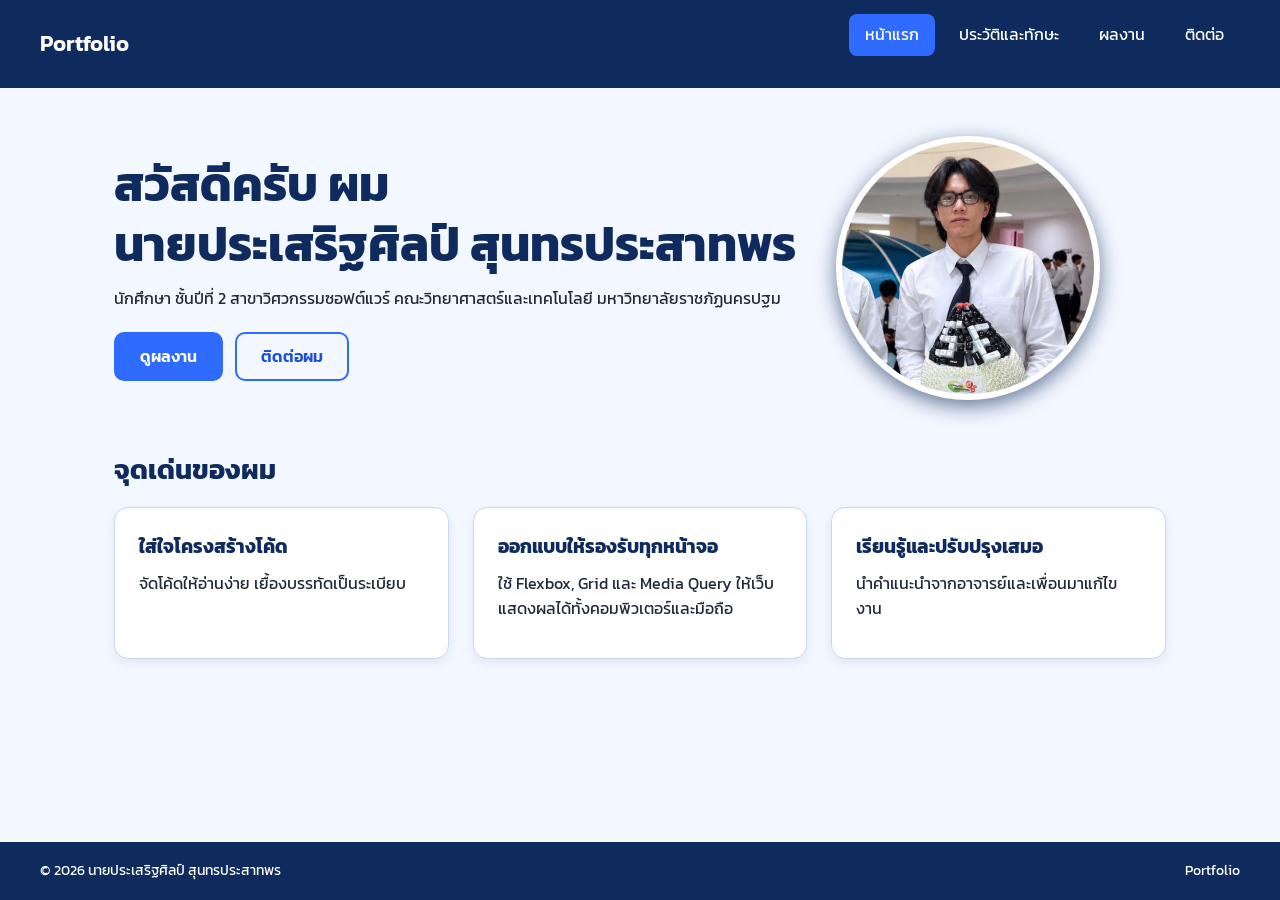
<file: index.html>
<!DOCTYPE html>
<html lang="th">

<head>
    <meta charset="UTF-8">
    <meta name="viewport" content="width=device-width, initial-scale=1.0">
    <title>หน้าแรก | Portfolio ประเสริฐศิลป์ </title>
    <link href="https://fonts.googleapis.com/css2?family=Kanit:wght@300;400;600&display=swap" rel="stylesheet">
    <link rel="stylesheet" href="css/style.css">
</head>


<body>
    <header class="site-header">
        <a class="brand" href="index.html">Portfolio </a>
        <nav>
            <ul class="nav-list">
                <li><a href="index.html" class="active">หน้าแรก</a></li>
                <li><a href="about.html">ประวัติและทักษะ</a></li>
                <li><a href="projects.html">ผลงาน</a></li>
                <li><a href="contact.html">ติดต่อ</a></li>
            </ul>
        </nav>
    </header>


    <main>
        <section class="hero">
            <div class="hero-text">
                <h1>    สวัสดีครับ ผม
                    <span class="full-name">นายประเสริฐศิลป์ สุนทรประสาทพร</span>
                </h1>
                <p>
                    นักศึกษา ชั้นปีที่ 2 สาขาวิศวกรรมซอฟต์แวร์ คณะวิทยาศาสตร์และเทคโนโลยี มหาวิทยาลัยราชภัฏนครปฐม
                </p>

                <div class="btn-group">
                    <a class="btn" href="projects.html">ดูผลงาน</a>
                    <a class="btn btn-outline" href="contact.html">ติดต่อผม</a>
                </div>
            </div>
            <div class="hero-photo">
                <img src="images/me1.jpg" alt="รูปประจำตัวของนายประเสริฐศิลป์ สุนทรประสาทพร">
            </div>

        </section>

        
        <section>
            <h2>จุดเด่นของผม</h2>
            <div class="card-grid">
                <article class="card">
                    <h3>ใส่ใจโครงสร้างโค้ด</h3>
                    <p>จัดโค้ดให้อ่านง่าย เยื้องบรรทัดเป็นระเบียบ</p>
                </article>
                <article class="card">
                    <h3>ออกแบบให้รองรับทุกหน้าจอ</h3>
                    <p>ใช้ Flexbox, Grid และ Media Query ให้เว็บแสดงผลได้ทั้งคอมพิวเตอร์และมือถือ</p>
                </article>
                <article class="card">
                    <h3>เรียนรู้และปรับปรุงเสมอ</h3>
                    <p>นำคำแนะนำจากอาจารย์และเพื่อนมาแก้ไขงาน</p>
                </article>
            </div>
        </section>
    </main>

    <footer class="site-footer">
        <span>© 2026 นายประเสริฐศิลป์ สุนทรประสาทพร</span>
        <span>Portfolio</span>
    </footer>
</body>

</html>
</file>
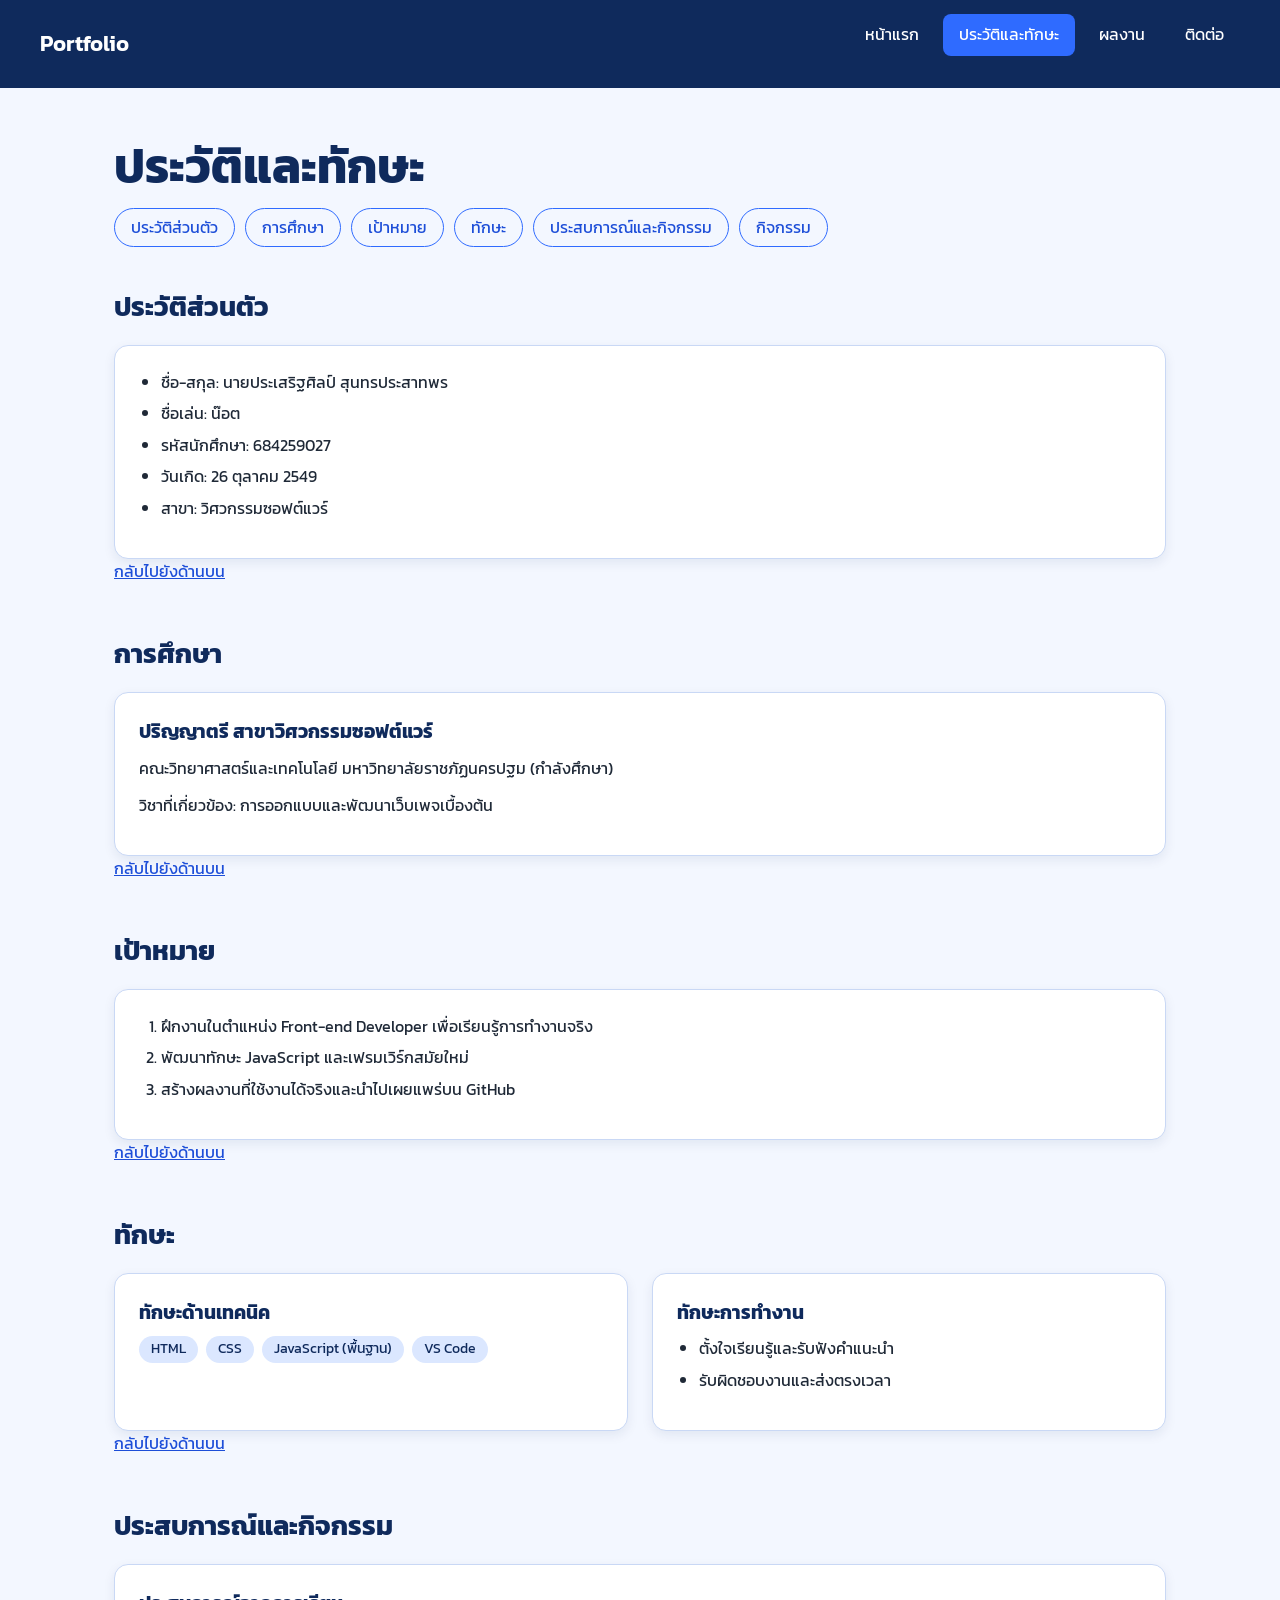
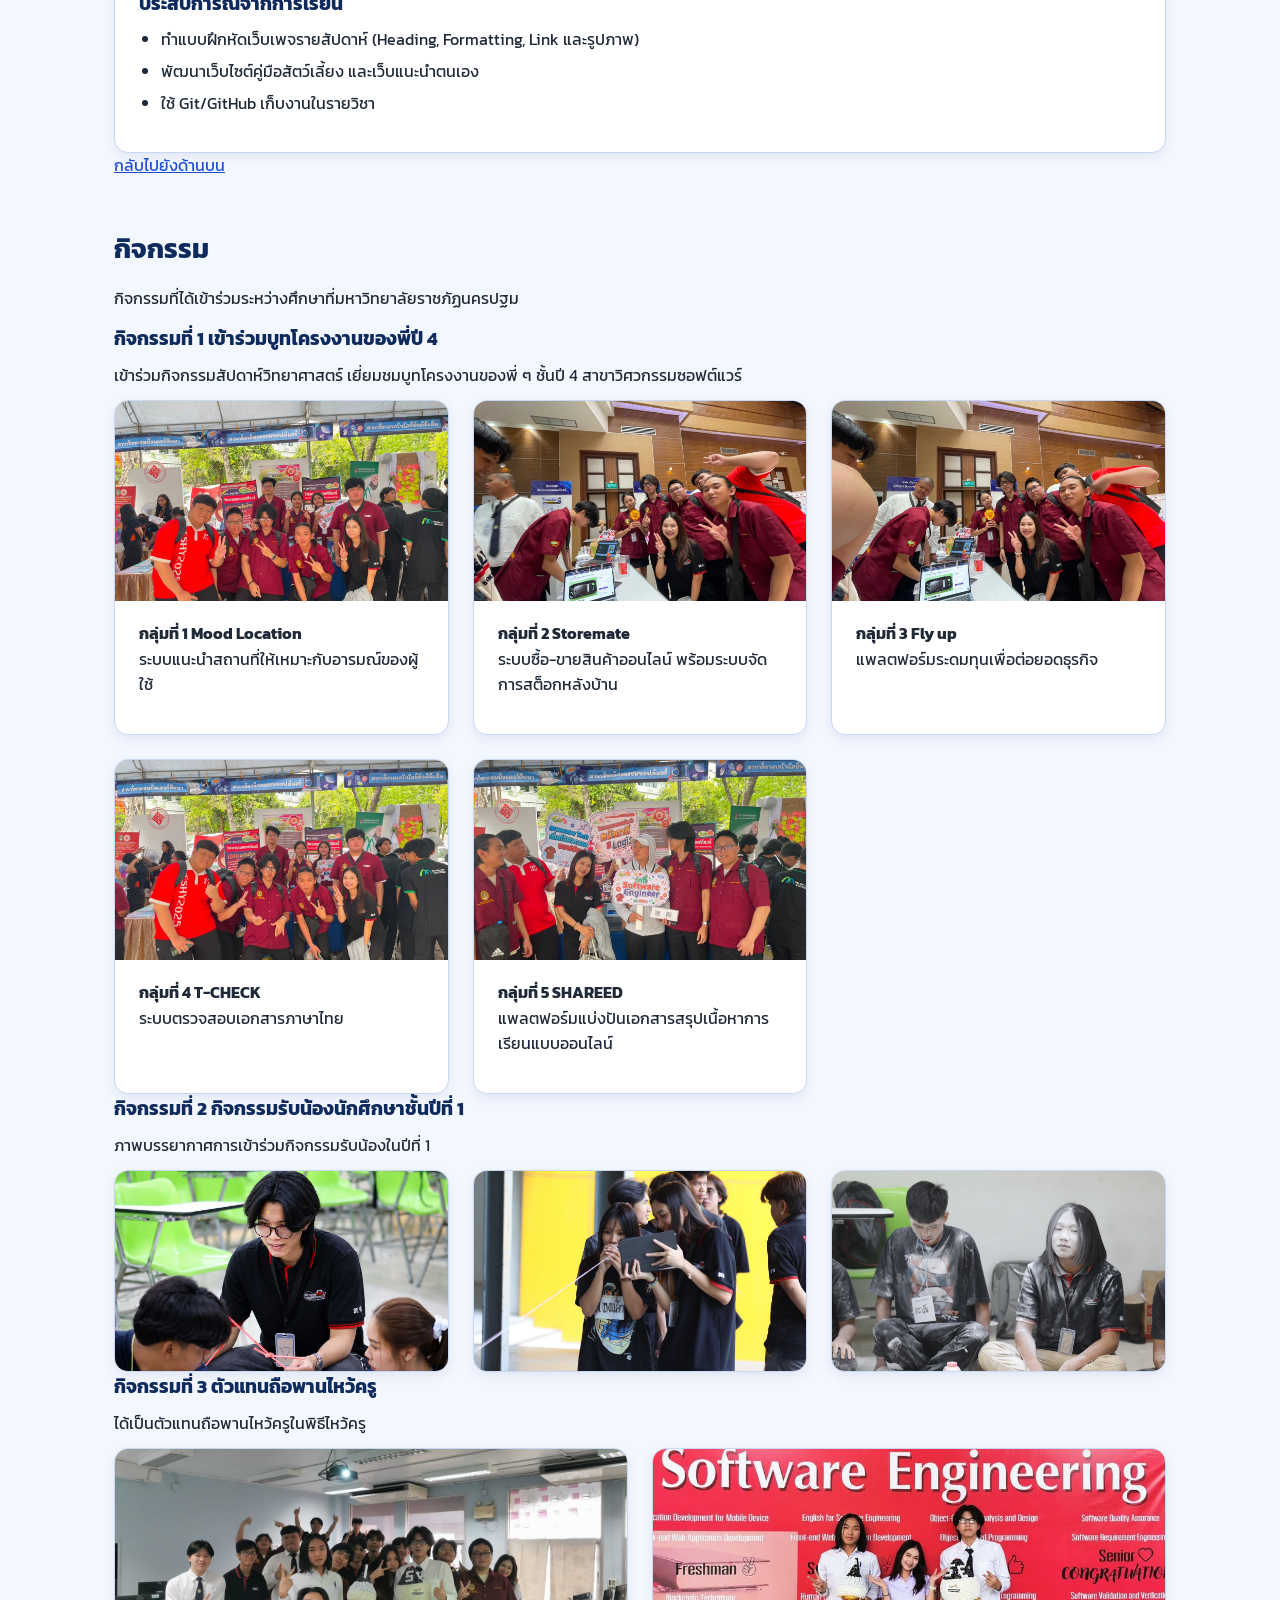
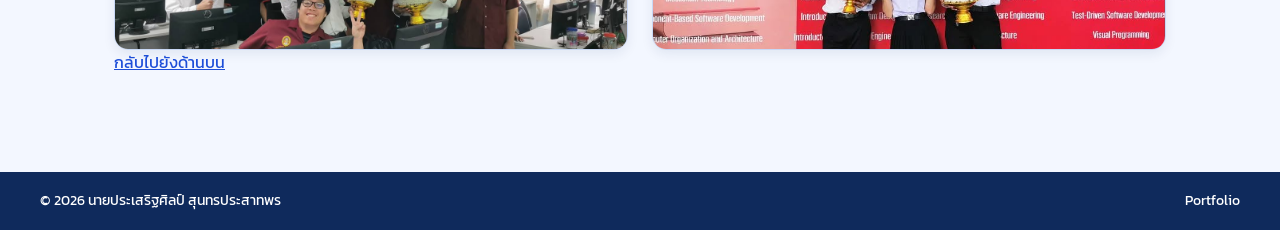
<file: about.html>
<!DOCTYPE html>
<html lang="th">

<head>
    <meta charset="UTF-8">
    <meta name="viewport" content="width=device-width, initial-scale=1.0">
    <title>ประวัติและทักษะ | Portfolio ประเสริฐศิลป์</title>
    <link rel="preconnect" href="https://fonts.googleapis.com">
    <link href="https://fonts.googleapis.com/css2?family=Kanit:wght@300;400;600&display=swap" rel="stylesheet">
    <link rel="stylesheet" href="css/style.css">
</head>

<body>
    <header class="site-header">
        <a class="brand" href="index.html">Portfolio</a>
        <nav>
            <ul class="nav-list">
                <li><a href="index.html">หน้าแรก</a></li>
                <li><a href="about.html" class="active">ประวัติและทักษะ</a></li>
                <li><a href="projects.html">ผลงาน</a></li>
                <li><a href="contact.html">ติดต่อ</a></li>
            </ul>
        </nav>
    </header>

    <main>
        <h1>ประวัติและทักษะ</h1>
        <ul class="sub-menu">
            <li><a href="#profile">ประวัติส่วนตัว</a></li>
            <li><a href="#education">การศึกษา</a></li>
            <li><a href="#goal">เป้าหมาย</a></li>
            <li><a href="#skills">ทักษะ</a></li>
            <li><a href="#experience">ประสบการณ์และกิจกรรม</a></li>
            <li><a href="#activities">กิจกรรม</a></li>
        </ul>

        <section id="profile">
            <h2>ประวัติส่วนตัว</h2>
            <article class="card">
                <ul>
                    <li>ชื่อ-สกุล: นายประเสริฐศิลป์ สุนทรประสาทพร</li>
                    <li>ชื่อเล่น: น๊อต</li>
                    <li>รหัสนักศึกษา: 684259027</li>
                    <li>วันเกิด: 26 ตุลาคม 2549</li>
                    <li>สาขา: วิศวกรรมซอฟต์แวร์</li>
                </ul>
            </article>
            <a href="#top">กลับไปยังด้านบน</a>
        </section>

        <section id="education">
            <h2>การศึกษา</h2>
            <article class="card">
                <h3>ปริญญาตรี สาขาวิศวกรรมซอฟต์แวร์</h3>
                <p>คณะวิทยาศาสตร์และเทคโนโลยี มหาวิทยาลัยราชภัฏนครปฐม (กำลังศึกษา)</p>
                <p>วิชาที่เกี่ยวข้อง: การออกแบบและพัฒนาเว็บเพจเบื้องต้น</p>
            </article>
            <a href="#top">กลับไปยังด้านบน</a>
        </section>

        <section id="goal">
            <h2>เป้าหมาย</h2>
            <article class="card">
                <ol>
                    <li>ฝึกงานในตำแหน่ง Front-end Developer เพื่อเรียนรู้การทำงานจริง</li>
                    <li>พัฒนาทักษะ JavaScript และเฟรมเวิร์กสมัยใหม่</li>
                    <li>สร้างผลงานที่ใช้งานได้จริงและนำไปเผยแพร่บน GitHub</li>
                </ol>
            </article>
            <a href="#top">กลับไปยังด้านบน</a>
        </section>

        <section id="skills">
            <h2>ทักษะ</h2>
            <div class="card-grid-2">
                <article class="card">
                    <h3>ทักษะด้านเทคนิค</h3>
                    <ul class="tag-list">
                        <li>HTML</li>
                        <li>CSS</li>
                        <li>JavaScript (พื้นฐาน)</li>
                        <li>VS Code</li>
                    </ul>

                </article>


                <article class="card">
                    <h3>ทักษะการทำงาน</h3>
                    <ul>
                        <li>ตั้งใจเรียนรู้และรับฟังคำแนะนำ</li>
                        <li>รับผิดชอบงานและส่งตรงเวลา</li>
                    </ul>
                </article>
            </div>
            <a href="#top">กลับไปยังด้านบน</a>
        </section>

        <section id="experience">
            <h2>ประสบการณ์และกิจกรรม</h2>
            <article class="card">
                <h3>ประสบการณ์จากการเรียน</h3>
                <ul>
                    <li>ทำแบบฝึกหัดเว็บเพจรายสัปดาห์ (Heading, Formatting, Link และรูปภาพ)</li>
                    <li>พัฒนาเว็บไซต์คู่มือสัตว์เลี้ยง และเว็บแนะนำตนเอง</li>
                    <li>ใช้ Git/GitHub เก็บงานในรายวิชา</li>
                </ul>
            </article>
            <a href="#top">กลับไปยังด้านบน</a>
        </section>

        

        <section id="activities">
            <h2>กิจกรรม</h2>
            <p>กิจกรรมที่ได้เข้าร่วมระหว่างศึกษาที่มหาวิทยาลัยราชภัฏนครปฐม</p>

            <article class="activity" id="booth">
                <h3>กิจกรรมที่ 1 เข้าร่วมบูทโครงงานของพี่ปี 4</h3>
                <p>
                    เข้าร่วมกิจกรรมสัปดาห์วิทยาศาสตร์ เยี่ยมชมบูทโครงงานของพี่ ๆ ชั้นปี 4 สาขาวิศวกรรมซอฟต์แวร์
                </p>

                <div class="card-grid">
                    <article class="card project-card">
                        <img src="images/activity1.jpg" alt="ภาพถ่ายหน้าบูท Mood Location">
                        <div class="project-body">
                            <h4>กลุ่มที่ 1 Mood Location</h4>
                            <p>ระบบแนะนำสถานที่ให้เหมาะกับอารมณ์ของผู้ใช้</p>
                        </div>
                    </article>

                    <article class="card project-card">
                        <img src="images/activity2.jpg" alt="ภาพถ่ายหน้าบูท Storemate">
                        <div class="project-body">
                            <h4>กลุ่มที่ 2 Storemate</h4>
                            <p>ระบบซื้อ-ขายสินค้าออนไลน์ พร้อมระบบจัดการสต็อกหลังบ้าน</p>
                        </div>
                    </article>

                    <article class="card project-card">
                        <img src="images/activity3.jpg" alt="ภาพถ่ายหน้าบูท Fly up">
                        <div class="project-body">
                            <h4>กลุ่มที่ 3 Fly up</h4>
                            <p>แพลตฟอร์มระดมทุนเพื่อต่อยอดธุรกิจ</p>
                        </div>
                    </article>

                    <article class="card project-card">
                        <img src="images/activity4.jpg" alt="ภาพถ่ายหน้าบูท T-CHECK">
                        <div class="project-body">
                            <h4>กลุ่มที่ 4 T-CHECK</h4>
                            <p>ระบบตรวจสอบเอกสารภาษาไทย</p>
                        </div>
                    </article>

                    <article class="card project-card">
                        <img src="images/activity5.jpg" alt="ภาพถ่ายหน้าบูท SHAREED">
                        <div class="project-body">
                            <h4>กลุ่มที่ 5 SHAREED</h4>
                            <p>แพลตฟอร์มแบ่งปันเอกสารสรุปเนื้อหาการเรียนแบบออนไลน์</p>
                        </div>
                    </article>
                </div>

            </article>

            <article class="activity" id="orientation">
                <h3>กิจกรรมที่ 2 กิจกรรมรับน้องนักศึกษาชั้นปีที่ 1</h3>
                <p>ภาพบรรยากาศการเข้าร่วมกิจกรรมรับน้องในปีที่ 1</p>
                <div class="card-grid">


                    <article class="card project-card">
                        <img src="images/orientation1.jpg" alt="กิจกรรมรับน้อง ปี 1 รูปที่ 1">
                    </article>

                    <article class="card project-card">
                        <img src="images/orientation2.jpg" alt="กิจกรรมรับน้อง ปี 1 รูปที่ 2">
                    </article>

                    <article class="card project-card">
                        <img src="images/orientation3.jpg" alt="กิจกรรมรับน้อง ปี 1 รูปที่ 3">
                    </article>


                </div>

            </article>

            <article class="activity" id="waikru">

                <h3>กิจกรรมที่ 3 ตัวแทนถือพานไหว้ครู</h3>
                <p>ได้เป็นตัวแทนถือพานไหว้ครูในพิธีไหว้ครู</p>

                <div class="card-grid-2">
                    <article class="card project-card">
                        <img src="images/waikru1.jpg" alt="ตัวแทนถือพานไหว้ครู รูปที่ 1">
                    </article>

                    <article class="card project-card">
                        <img src="images/waikru2.jpg" alt="ตัวแทนถือพานไหว้ครู รูปที่ 2">
                    </article>
                </div>
            </article>
            <a href="#top">กลับไปยังด้านบน</a>

        </section>
    </main>

    <footer class="site-footer">
        <span>© 2026 นายประเสริฐศิลป์ สุนทรประสาทพร</span>
        <span>Portfolio</span>
    </footer>
</body>

</html>
</file>
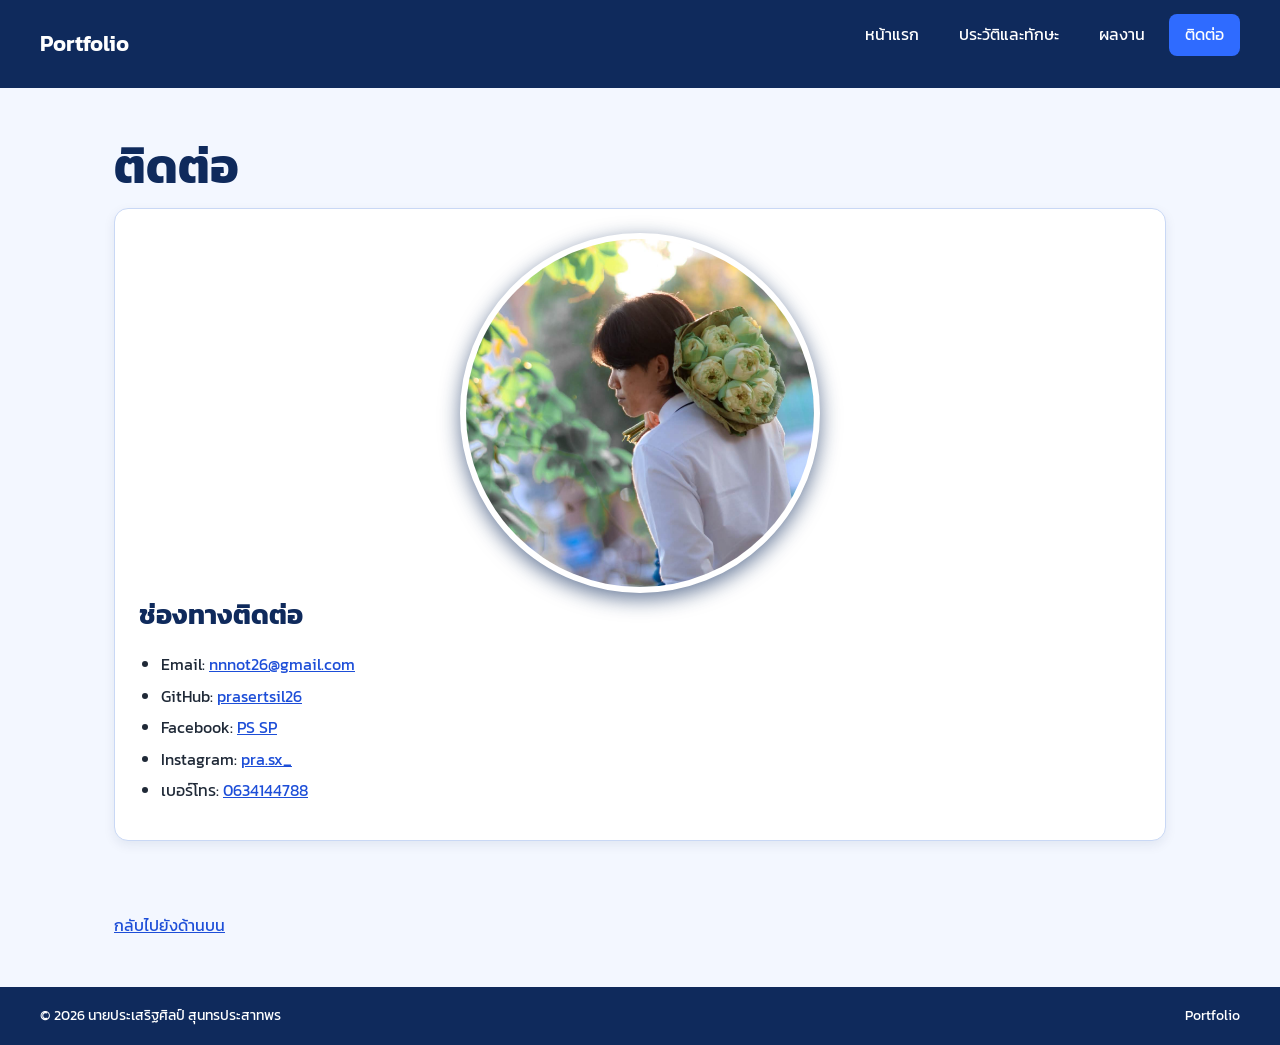
<file: contact.html>
<!DOCTYPE html>
<html lang="th">

<head>
    <meta charset="UTF-8">
    <meta name="viewport" content="width=device-width, initial-scale=1.0">
    <title>ติดต่อ | Portfolio ประเสริฐศิลป์</title>
    <link href="https://fonts.googleapis.com/css2?family=Kanit:wght@300;400;600&display=swap" rel="stylesheet">
    <link rel="stylesheet" href="css/style.css">
</head>

<body>
    <header class="site-header">
        <a class="brand" href="index.html">Portfolio</a>
        <nav>
            <ul class="nav-list">
                <li><a href="index.html">หน้าแรก</a></li>
                <li><a href="about.html">ประวัติและทักษะ</a></li>
                <li><a href="projects.html">ผลงาน</a></li>
                <li><a href="contact.html" class="active">ติดต่อ</a></li>
            </ul>
        </nav>
    </header>

    <main>
        <h1>ติดต่อ</h1>
        <div class="card-grid-3">
            <section class="card">
                <div class="hero-photo">
                    <img src="images/me2.jpg" alt="รูปประจำตัวของนายประเสริฐศิลป์ สุนทรประสาทพร">
                </div>


                <h2>ช่องทางติดต่อ</h2>
                <ul>
                    <li>Email: <a href="mailto:nnnot26@gmail.com">nnnot26@gmail.com</a></li>
                    <li>GitHub: <a href="https://github.com/prasertsil26" target="_blank"
                            rel="noopener">prasertsil26</a></li>
                    <li>Facebook: <a href="https://www.facebook.com/share/14r6XGpwpsz/?mibextid=wwXIfr" target="_blank"
                            rel="noopener">PS SP</a></li>
                    <li>Instagram: <a href="https://www.instagram.com/pra.sx_?dlrf=cHVzcnQ3amxvN243" target="_blank"
                            rel="noopener">pra.sx_</a></li>
                    <li>เบอร์โทร: <a href="tel:0634144788">0634144788</a></li>
                </ul>


            </section>



            <a href="#top">กลับไปยังด้านบน</a>
        </div>
    </main>

    <footer class="site-footer">
        <span>© 2026 นายประเสริฐศิลป์ สุนทรประสาทพร</span>
        <span>Portfolio</span>
    </footer>
</body>

</html>
</file>
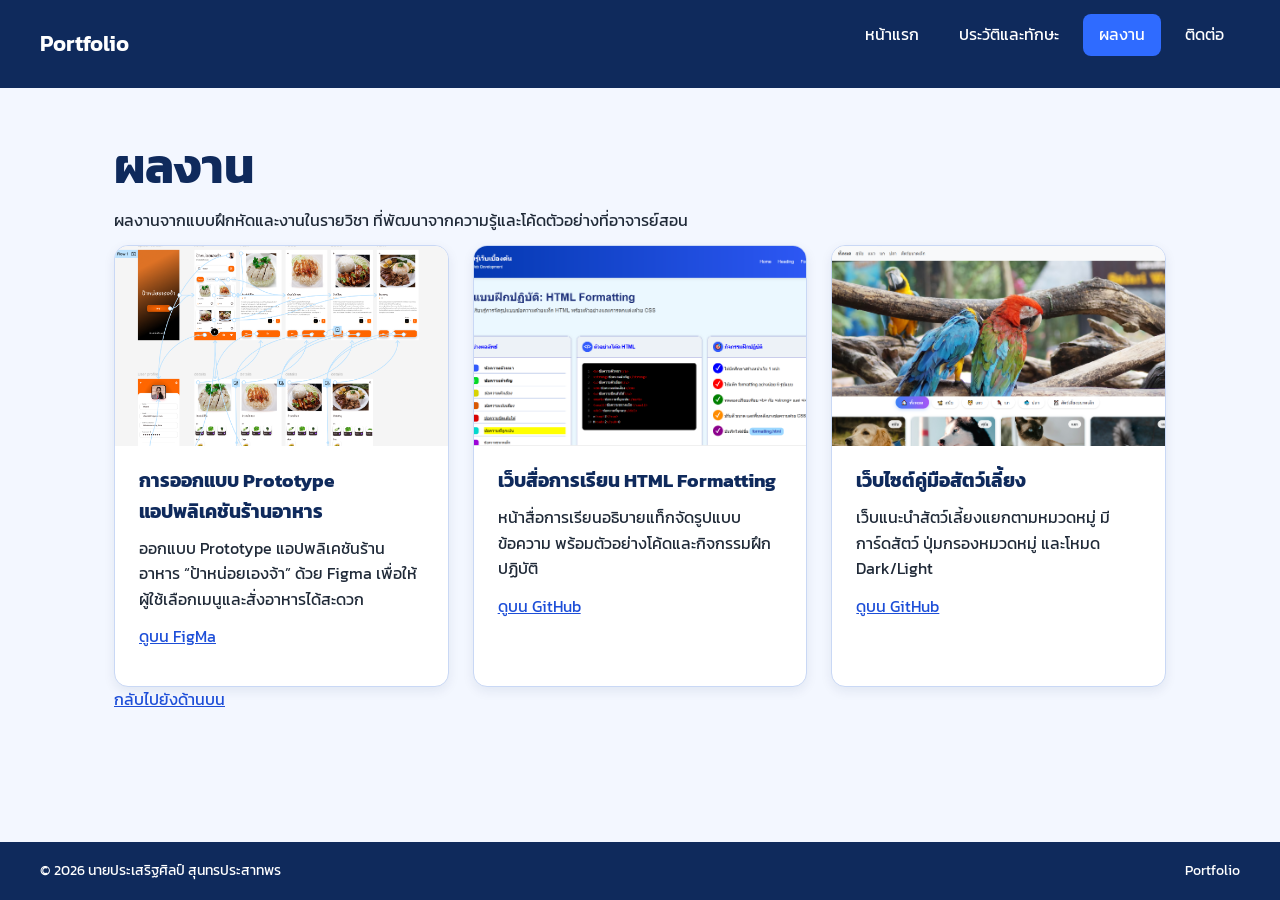
<file: projects.html>
<!DOCTYPE html>
<html lang="th">

<head>
    <meta charset="UTF-8">
    <meta name="viewport" content="width=device-width, initial-scale=1.0">
    <title>ผลงาน | Portfolio ประเสริฐศิลป์</title>
    <link href="https://fonts.googleapis.com/css2?family=Kanit:wght@300;400;600&display=swap" rel="stylesheet">
    <link rel="stylesheet" href="css/style.css">
</head>

<body>
    <header class="site-header">
        <a class="brand" href="index.html">Portfolio</a>
        <nav>
            <ul class="nav-list">
                <li><a href="index.html">หน้าแรก</a></li>
                <li><a href="about.html">ประวัติและทักษะ</a></li>
                <li><a href="projects.html" class="active">ผลงาน</a></li>
                <li><a href="contact.html">ติดต่อ</a></li>
            </ul>
        </nav>
    </header>

    <main>
        <h1>ผลงาน</h1>
        <p>ผลงานจากแบบฝึกหัดและงานในรายวิชา ที่พัฒนาจากความรู้และโค้ดตัวอย่างที่อาจารย์สอน</p>

        <section>
            <div class="card-grid">
                <article class="card project-card">
                
                    <img src="images/project1.jpg" alt="ภาพหน้าจอเว็บไซต์แนะนำตนเอง">
                    <div class="project-body">
                        <h3>การออกแบบ Prototype แอปพลิเคชันร้านอาหาร</h3>
                        <p>ออกแบบ Prototype แอปพลิเคชันร้านอาหาร “ป้าหน่อยเองจ้า” ด้วย Figma เพื่อให้ผู้ใช้เลือกเมนูและสั่งอาหารได้สะดวก</p>
                        <p><a href="https://www.figma.com/design/DoRDJxy1TxmZxGMIIq6eQb/prototype?node-id=0-1&t=8qZDOKXUTeR7xpEP-1" target="_blank" rel="noopener">ดูบน FigMa</a></p>
                    </div>
                </article>

                <article class="card project-card">
                    <img src="images/project2.jpg" alt="ภาพหน้าจอเว็บไซต์ HTML Formatting">
                    <div class="project-body">
                        <h3>เว็บสื่อการเรียน HTML Formatting</h3>
                        <p>หน้าสื่อการเรียนอธิบายแท็กจัดรูปแบบข้อความ พร้อมตัวอย่างโค้ดและกิจกรรมฝึกปฏิบัติ</p>
                        <p><a href="https://github.com/prasertsil26/Web1-684259027" target="_blank" rel="noopener">ดูบน GitHub</a></p>
                    </div>
                </article>

                <article class="card project-card">
        
                    <img src="images/project3.jpg" alt="ภาพหน้าจอเว็บไซต์คู่มือสัตว์เลี้ยง">
                    <div class="project-body">
                        <h3>เว็บไซต์คู่มือสัตว์เลี้ยง</h3>
                        <p>เว็บแนะนำสัตว์เลี้ยงแยกตามหมวดหมู่ มีการ์ดสัตว์ ปุ่มกรองหมวดหมู่ และโหมด Dark/Light</p>
                        <p><a href="https://github.com/prasertsil26/Web1-684259027" target="_blank" rel="noopener">ดูบน GitHub</a></p>
                    </div>

                </article>
            </div>
            <a href="#top">กลับไปยังด้านบน</a>
        </section>
    </main>

    <footer class="site-footer">
        <span>© 2026 นายประเสริฐศิลป์ สุนทรประสาทพร</span>
        <span>Portfolio</span>
    </footer>
</body>

</html>
</file>
<file: css/style.css>
/*  ตัวแปรสีกลาง */
:root {
--navy-color: #0f2a5c;
--blue-color: #2f6bff;
--blue-dark: #1d4ed8;
--bg-color: #f3f7ff;
--white-color: #ffffff;
--text-color: #1f2937;
--muted-color: #4b5563;
--line-color: #c9d8f5;
}

/*  รีเซ็ตค่าเริ่มต้นทั้งหน้า */
* {
margin: 0;
padding: 0;
box-sizing: border-box;
}

/*  รูปแบบหลักของหน้าเว็บ */
body {
font-family: "Kanit", Tahoma, Geneva, Verdana, sans-serif;
background-color: var(--bg-color);
color: var(--text-color);
line-height: 1.6;
min-height: 100vh;
display: flex;
flex-direction: column;
}

/* รูปภาพ */
img {
max-width: 100%;
height: auto;
display: block;
}

/* ลิงก์ทั่วไป */
a {
color: var(--blue-dark);
}

a:hover {
color: var(--navy-color);
}

/*  ส่วนหัวของหน้า */
.site-header {
background-color: var(--navy-color);
padding: 14px 40px;
display: flex;
justify-content: space-between;
align-items: center;
flex-wrap: wrap;
gap: 12px;
}

.brand {
color: var(--white-color);
text-decoration: none;
font-size: 22px;
font-weight: 600;
}

.brand:hover {
color: var(--white-color);
}

.nav-list {
list-style: none;
display: flex;
flex-wrap: wrap;
gap: 8px;
}

.nav-list a {
color: var(--white-color);
text-decoration: none;
padding: 8px 16px;
border-radius: 8px;
display: inline-block;
transition: background-color 0.2s;
}

.nav-list a:hover {
background-color: rgba(255, 255, 255, 0.2);
color: var(--white-color);
}

.nav-list a.active {
background-color: var(--blue-color);
color: var(--white-color);
}

/*  เนื้อหาหลัก */
main {
flex: 1;
width: 100%;
max-width: 1100px;
margin: 0 auto;
padding: 48px 24px;
}

section {
margin-bottom: 48px;
}

/*  หัวข้อ */
h1 {
font-size: clamp(1.9rem, 5vw, 3rem);
line-height: 1.25;
color: var(--navy-color);
margin-bottom: 12px;
}

.full-name {
white-space: nowrap;
}

h2 {
font-size: 1.7rem;
color: var(--navy-color);
margin-bottom: 16px;
}

h3 {
font-size: 1.2rem;
color: var(--navy-color);
margin-bottom: 8px;
}

p {
margin-bottom: 12px;
}

ul,
ol {
padding-left: 22px;
margin-bottom: 12px;
}

li {
margin-bottom: 6px;
}

/*  ส่วนแนะนำตัว */
.hero {
display: grid;
grid-template-columns: 1.2fr 0.8fr;
gap: 40px;
align-items: center;
}

.hero-role {
font-size: 1.25rem;
color: var(--blue-dark);
font-weight: 600;
margin-bottom: 16px;
}

.hero-photo img {
width: 100%;
max-width: 360px;
aspect-ratio: 1 / 1;
object-fit: cover;
margin: 0 auto;
border-radius: 50%;
border: 6px solid var(--white-color);
box-shadow: 0 6px 20px rgba(15, 42, 92, 0.632);
background-color: #cbd5e1;
}

/*  ปุ่ม */
.btn-group {
display: flex;
flex-wrap: wrap;
gap: 12px;
margin-top: 20px;
}

.btn {
display: inline-block;
font-family: inherit;
font-size: 16px;
font-weight: 600;
text-decoration: none;
color: var(--white-color);
background-color: var(--blue-color);
border: 2px solid var(--blue-color);
border-radius: 10px;
padding: 10px 24px;
cursor: pointer;
transition:0.2s;
}

.btn:hover {
background-color: var(--blue-dark);
border-color: var(--blue-dark);
color: var(--white-color);
}

.btn-outline {
background-color: transparent;
color: var(--blue-dark);
}

/*  การ์ดและตารางแสดงผลงาน */
.card-grid {
display: grid;
grid-template-columns: repeat(3, 1fr);
gap: 24px;
}

.card-grid-2 {
display: grid;
grid-template-columns: repeat(2, 1fr);
gap: 24px;
}

.card-grid-3 {
display: grid;
grid-template-columns: repeat(1fr);
gap: 24px;
}

.card {
background-color: var(--white-color);
border: 1px solid var(--line-color);
border-radius: 14px;
box-shadow: 0 4px 12px rgba(15, 42, 92, 0.08);
padding: 24px;
}

.project-card {
padding: 0;
overflow: hidden;
display: flex;
flex-direction: column;
}

.project-card img {
width: 100%;
height: 200px;
object-fit: cover;
background-color: #cbd5e1;
}

.project-body {
padding: 20px 24px 24px;
}

.tag-list {
list-style: none;
padding-left: 0;
display: flex;
flex-wrap: wrap;
gap: 8px;
}

.tag-list li {
background-color: #dbe7ff;
color: var(--navy-color);
border-radius: 999px;
padding: 2px 12px;
font-size: 14px;
margin-bottom: 0;
}

/* เมนูย่อย */
.sub-menu {
list-style: none;
padding-left: 0;
display: flex;
flex-wrap: wrap; 
gap: 10px;
margin-bottom: 32px;
}

.sub-menu a {
display: inline-block;
padding: 6px 16px;
border: 1px solid var(--blue-color);
border-radius: 999px;
text-decoration: none;
}

.sub-menu a:hover {
background-color: var(--blue-color);
color: var(--white-color);
}


/* ส่วนท้ายของหน้า */
.site-footer {
background-color: var(--navy-color);
color: var(--white-color);
padding: 18px 40px;
display: flex;
justify-content: space-between;
flex-wrap: wrap;
gap: 8px;
font-size: 14px;
}

/*  ปรับสำหรับจอแท็บเล็ต */
@media (max-width: 992px) {
.card-grid {
grid-template-columns: repeat(2, 1fr);
}
}

/*  ปรับสำหรับจอมือถือ */
@media (max-width: 668px) {
.site-header,
.site-footer {
padding-left: 20px;
padding-right: 20px;
}

.site-header {
flex-direction: column;
align-items: flex-start;
}

main {
padding: 32px 16px;
}

.hero,
.card-grid,
.card-grid-2 {
grid-template-columns: 1fr;
}

.hero-photo {
order: -1;
}

.hero-photo img {
max-width: 220px;
}

h2 {
font-size: 1.4rem;
}
}
</file>
